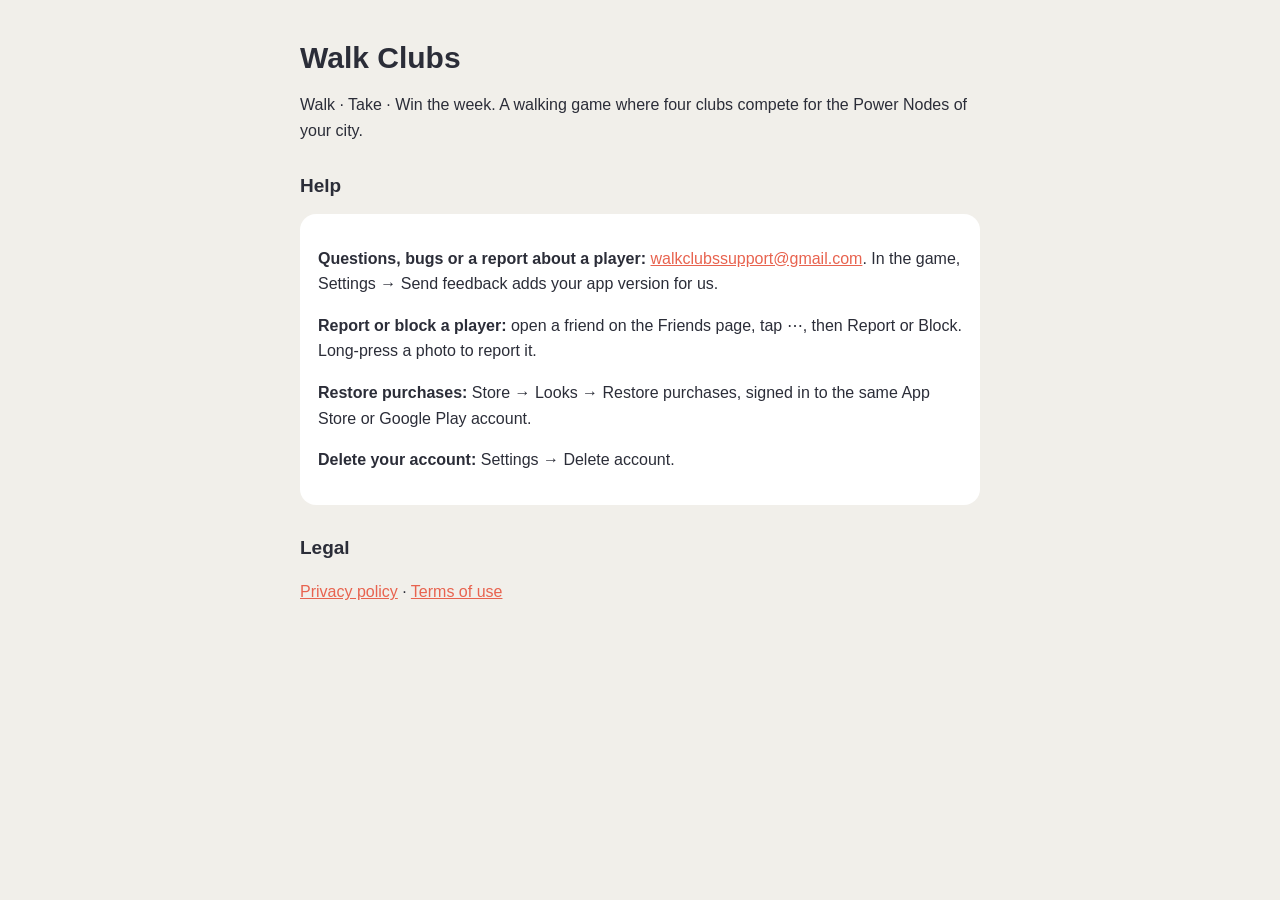
<file: index.html>
<!doctype html>
<html lang="en">
<head>
<meta charset="utf-8">
<meta name="viewport" content="width=device-width, initial-scale=1">
<title>Walk Clubs</title>
<link rel="stylesheet" href="style.css">
</head>
<body>
<main>
<h1>Walk Clubs</h1>
<p>Walk · Take · Win the week. A walking game where four clubs compete for
the Power Nodes of your city.</p>

<h2>Help</h2>
<div class="card">
<p><b>Questions, bugs or a report about a player:</b>
<a href="mailto:walkclubssupport@gmail.com">walkclubssupport@gmail.com</a>. In the game,
Settings → Send feedback adds your app version for us.</p>
<p><b>Report or block a player:</b> open a friend on the Friends page, tap ⋯, then
Report or Block. Long-press a photo to report it.</p>
<p><b>Restore purchases:</b> Store → Looks → Restore purchases, signed in to
the same App Store or Google Play account.</p>
<p><b>Delete your account:</b> Settings → Delete account.</p>
</div>

<h2>Legal</h2>
<p><a href="privacy.html">Privacy policy</a> · <a href="terms.html">Terms of use</a></p>
</main>
</body>
</html>
</file>
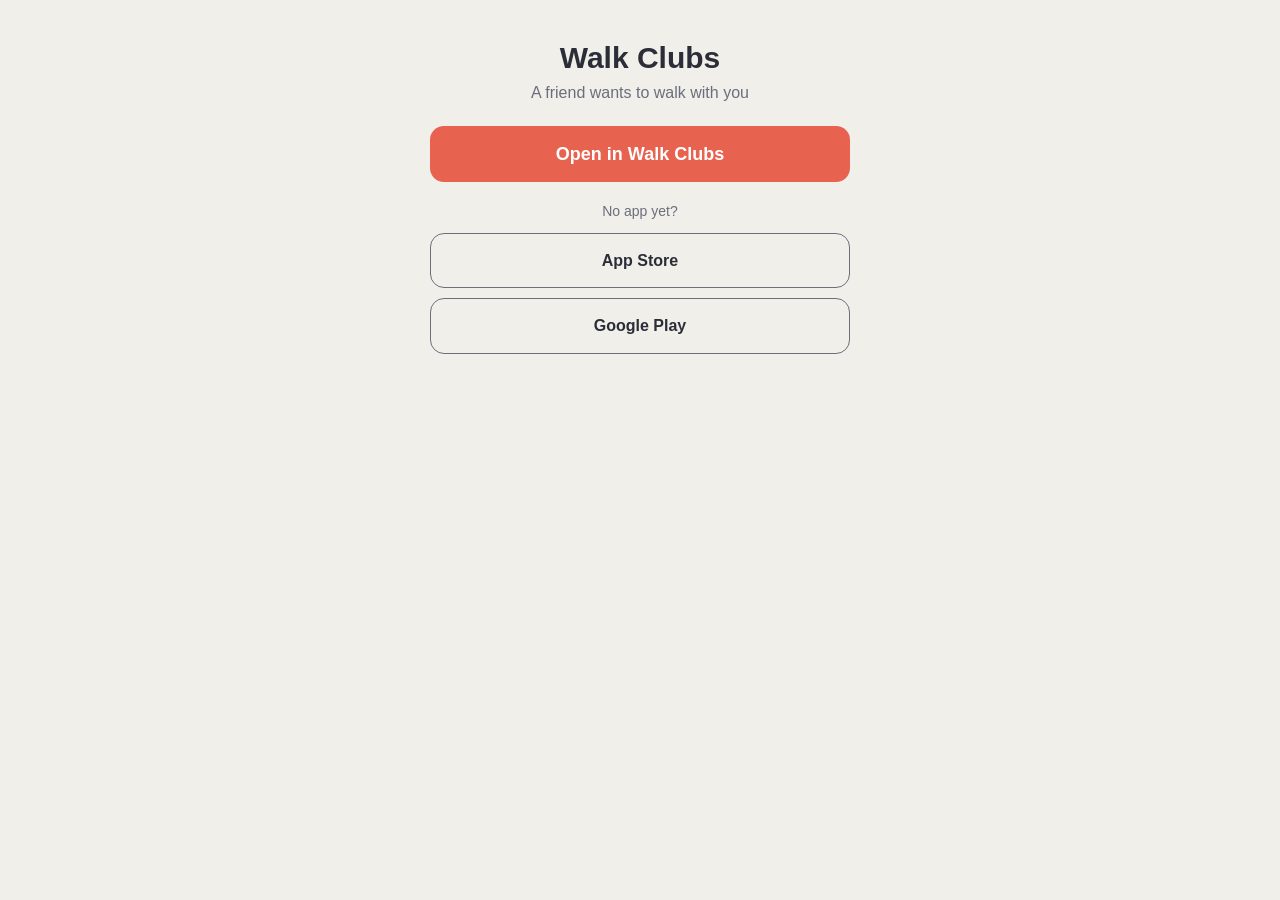
<file: add.html>
<!doctype html>
<html lang="en">
<head>
<meta charset="utf-8">
<meta name="viewport" content="width=device-width, initial-scale=1">
<meta name="robots" content="noindex">
<title>Walk with me · Walk Clubs</title>
<link rel="stylesheet" href="style.css">
<style>
main { text-align: center; max-width: 420px; }
.lead { color: var(--muted); margin: 0 0 20px; }
.btn { display: block; padding: 14px; border-radius: 14px; font-weight: 700; text-decoration: none; margin: 10px 0; }
.open { background: var(--accent); color: #fff; font-size: 18px; }
.store { border: 1.5px solid var(--muted); color: var(--text); }
.pin { display: flex; justify-content: center; gap: 6px; margin: 10px 0 6px; }
.pin span { width: 40px; height: 52px; border-radius: 10px; background: var(--card); font: 700 28px/52px -apple-system, BlinkMacSystemFont, "Segoe UI", Roboto, sans-serif; }
.small { color: var(--muted); font-size: 14px; margin: 18px 0 4px; }
[hidden] { display: none !important; }
</style>
</head>
<body>
<main>
<h1>Walk Clubs</h1>
<p class="lead">A friend wants to walk with you</p>

<a id="open" class="btn open" href="walkclubs://add">Open in Walk Clubs</a>

<p class="small">No app yet?</p>
<a id="ios" class="btn store" href="https://apps.apple.com/app/id6824873979">App Store</a>
<a id="android" class="btn store" href="https://play.google.com/store/apps/details?id=com.honeyhorny.walkclubs">Google Play</a>

<div id="pinBox" hidden>
  <p class="small">Then add this PIN</p>
  <div id="pin" class="pin"></div>
  <p class="small">Friends → PIN</p>
</div>
</main>
<script>
// The PIN rides after "#" (add.html#p=123456), so it never reaches the
// server. The app reads walkclubs://add?p=123456 (src/systems/friends.js).
(function () {
  var match = /[#&?]p=(\d{6})(?!\d)/.exec(location.hash || location.search);
  var pin = match ? match[1] : null;
  var ua = navigator.userAgent || '';
  var android = /Android/i.test(ua);
  var ios = /iPhone|iPad|iPod/i.test(ua) || (/Macintosh/.test(ua) && 'ontouchend' in document);
  var play = document.getElementById('android').href;
  var open = document.getElementById('open');
  var query = pin ? '?p=' + pin : '';
  // Android opens the game if it's there, or Google Play if not.
  open.href = android
    ? 'intent://add' + query + '#Intent;scheme=walkclubs;package=com.honeyhorny.walkclubs;S.browser_fallback_url=' +
      encodeURIComponent(play) + ';end'
    : 'walkclubs://add' + query;
  if (android) document.getElementById('ios').hidden = true;
  if (ios) document.getElementById('android').hidden = true;
  if (pin) {
    var box = document.getElementById('pin');
    pin.split('').forEach(function (d) {
      var s = document.createElement('span');
      s.textContent = d;
      box.appendChild(s);
    });
    document.getElementById('pinBox').hidden = false;
  }
})();
</script>
</body>
</html>
</file>
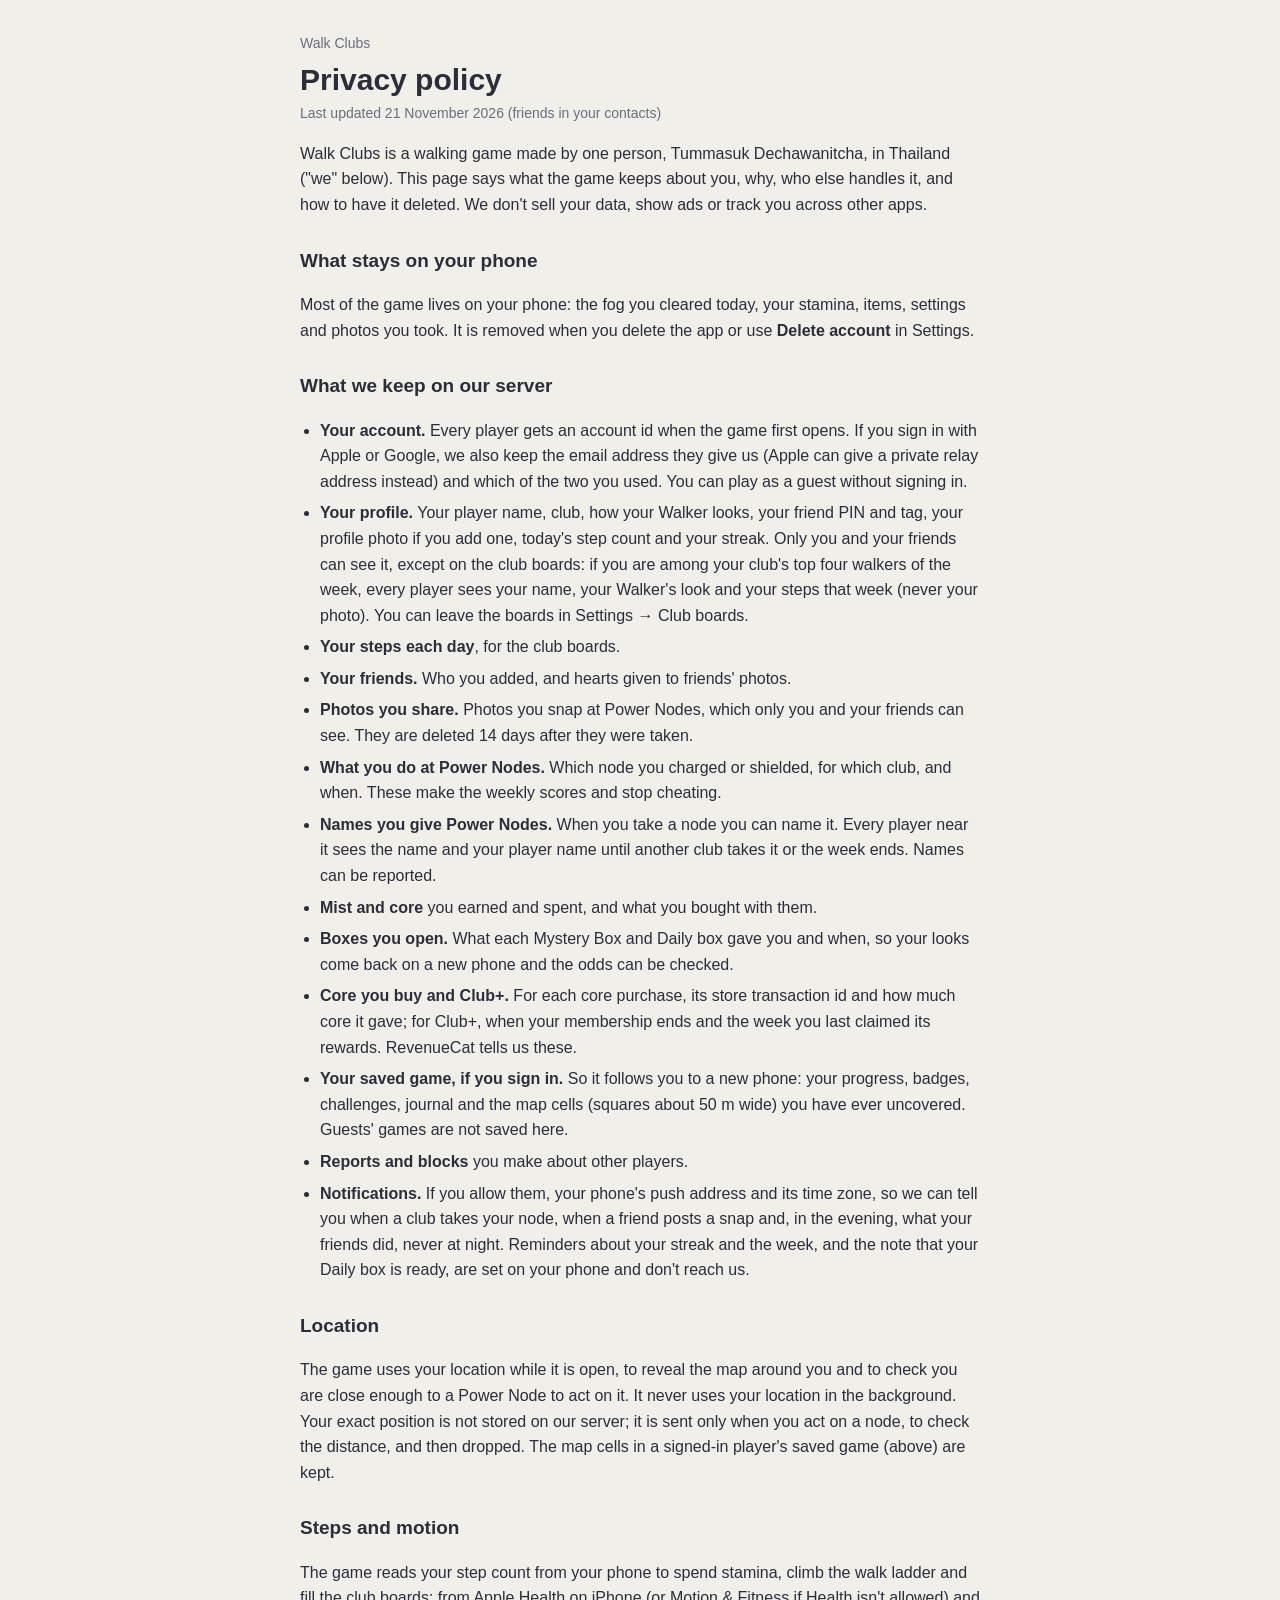
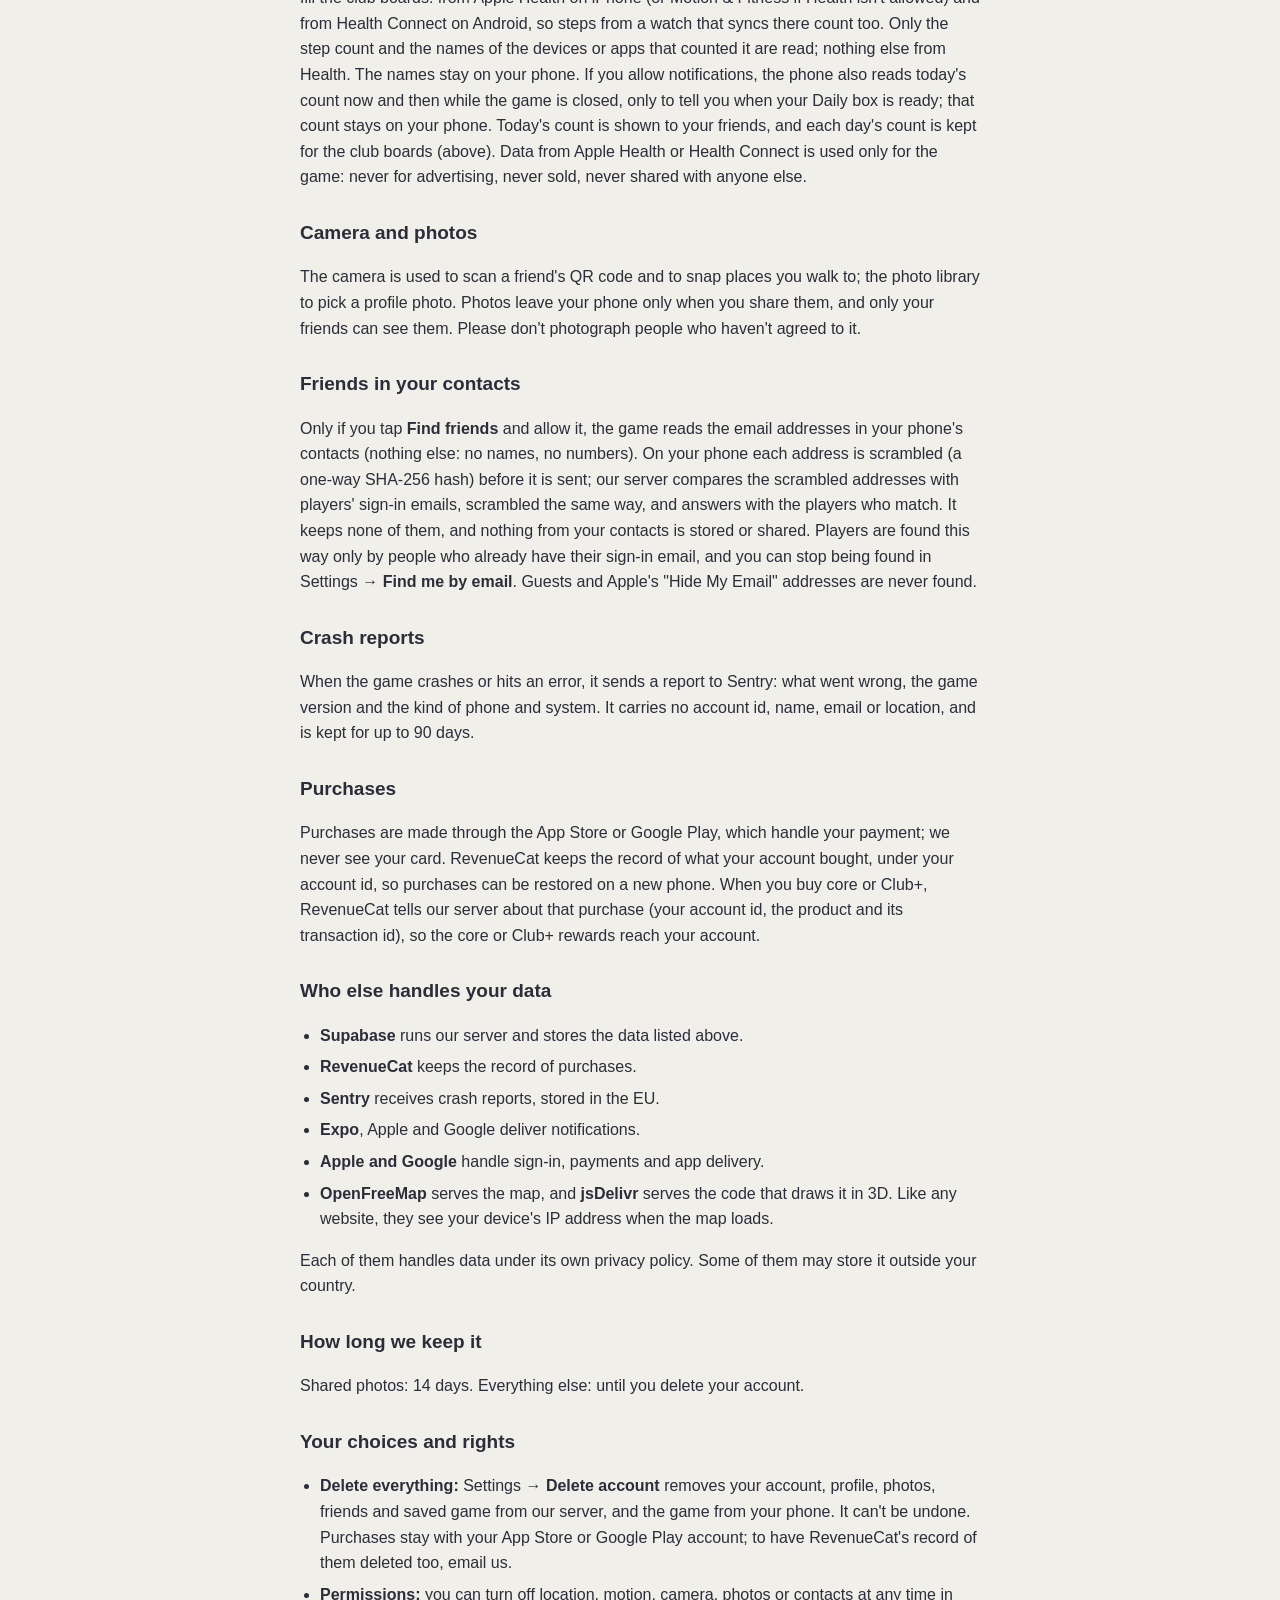
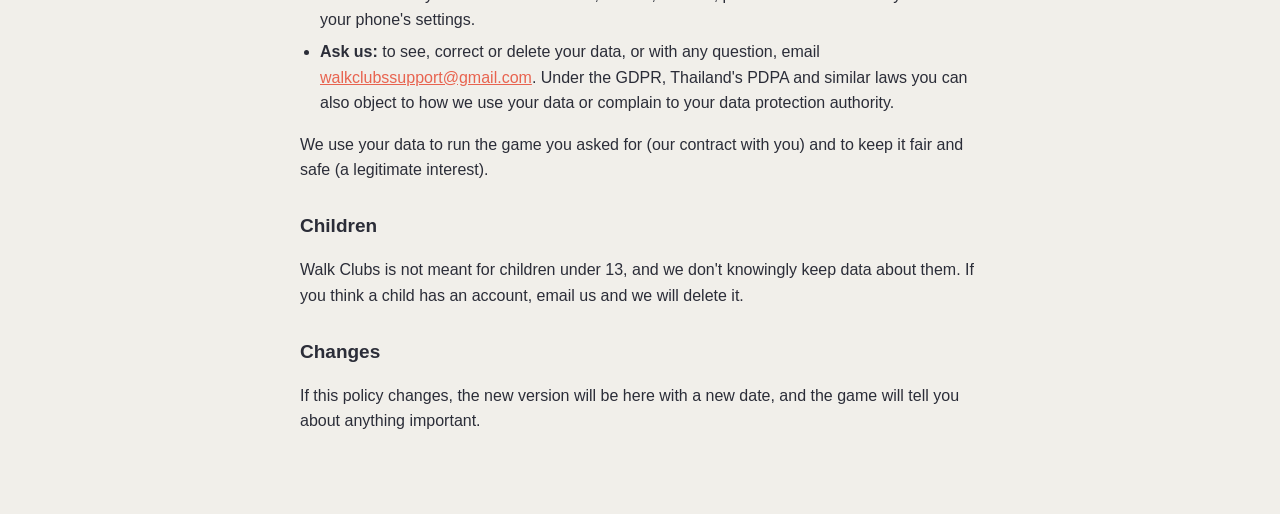
<file: privacy.html>
<!doctype html>
<html lang="en">
<head>
<meta charset="utf-8">
<meta name="viewport" content="width=device-width, initial-scale=1">
<title>Walk Clubs · Privacy</title>
<link rel="stylesheet" href="style.css">
</head>
<body>
<main>
<p class="crumb"><a href="index.html">Walk Clubs</a></p>
<h1>Privacy policy</h1>
<p class="date">Last updated 21 November 2026 (friends in your contacts)</p>

<p>Walk Clubs is a walking game made by one person, Tummasuk Dechawanitcha, in
Thailand ("we" below). This page says what the game keeps about you, why, who
else handles it, and how to have it deleted. We don't sell your data, show ads
or track you across other apps.</p>

<h2>What stays on your phone</h2>
<p>Most of the game lives on your phone: the fog you cleared today, your
stamina, items, settings and photos you took. It is removed when you delete the
app or use <b>Delete account</b> in Settings.</p>

<h2>What we keep on our server</h2>
<ul>
<li><b>Your account.</b> Every player gets an account id when the game first
opens. If you sign in with Apple or Google, we also keep the email address they
give us (Apple can give a private relay address instead) and which of the two
you used. You can play as a guest without signing in.</li>
<li><b>Your profile.</b> Your player name, club, how your Walker looks, your
friend PIN and tag, your profile photo if you add one, today's step count and
your streak. Only you and your friends can see it, except on the club
boards: if you are among your club's top four walkers of the week, every
player sees your name, your Walker's look and your steps that week (never
your photo). You can leave the boards in Settings → Club boards.</li>
<li><b>Your steps each day</b>, for the club boards.</li>
<li><b>Your friends.</b> Who you added, and hearts given to friends' photos.</li>
<li><b>Photos you share.</b> Photos you snap at Power Nodes, which only you and
your friends can see. They are deleted 14 days after they were taken.</li>
<li><b>What you do at Power Nodes.</b> Which node you charged or shielded, for
which club, and when. These make the weekly scores and stop cheating.</li>
<li><b>Names you give Power Nodes.</b> When you take a node you can name it.
Every player near it sees the name and your player name until another club
takes it or the week ends. Names can be reported.</li>
<li><b>Mist and core</b> you earned and spent, and what you bought with them.</li>
<li><b>Boxes you open.</b> What each Mystery Box and Daily box gave you and when,
so your looks come back on a new phone and the odds can be checked.</li>
<li><b>Core you buy and Club+.</b> For each core purchase, its store
transaction id and how much core it gave; for Club+, when your membership ends
and the week you last claimed its rewards. RevenueCat tells us these.</li>
<li><b>Your saved game, if you sign in.</b> So it follows you to a new phone:
your progress, badges, challenges, journal and the map cells (squares about
50 m wide) you have ever uncovered. Guests' games are not saved here.</li>
<li><b>Reports and blocks</b> you make about other players.</li>
<li><b>Notifications.</b> If you allow them, your phone's push address and
its time zone, so we can tell you when a club takes your node, when a friend
posts a snap and, in the evening, what your friends did, never at night. Reminders about your streak
and the week, and the note that your Daily box is ready, are set on your
phone and don't reach us.</li>
</ul>

<h2>Location</h2>
<p>The game uses your location while it is open, to reveal the map around you
and to check you are close enough to a Power Node to act on it. It never uses
your location in the background. Your exact position is not stored on our
server; it is sent only when you act on a node, to check the distance, and then
dropped. The map cells in a signed-in player's saved game (above) are kept.</p>

<h2>Steps and motion</h2>
<p>The game reads your step count from your phone to spend stamina, climb the
walk ladder and fill the club boards: from Apple Health on iPhone (or Motion
&amp; Fitness if Health isn't allowed) and from Health Connect on Android, so
steps from a watch that syncs there count too. Only the step count and the
names of the devices or apps that counted it are read; nothing else from
Health. The names stay on your phone. If you allow notifications, the phone
also reads today's count now and then while the game is closed, only to tell
you when your Daily box is ready; that count stays on your phone. Today's count is shown to your friends,
and each day's count is kept for the club boards (above). Data from Apple
Health or Health Connect is used only for the game: never for advertising,
never sold, never shared with anyone else.</p>

<h2>Camera and photos</h2>
<p>The camera is used to scan a friend's QR code and to snap places you walk
to; the photo library to pick a profile photo. Photos leave your phone only
when you share them, and only your friends can see them. Please don't
photograph people who haven't agreed to it.</p>

<h2>Friends in your contacts</h2>
<p>Only if you tap <b>Find friends</b> and allow it, the game reads the email
addresses in your phone's contacts (nothing else: no names, no numbers). On
your phone each address is scrambled (a one-way SHA-256 hash) before it is
sent; our server compares the scrambled addresses with players' sign-in
emails, scrambled the same way, and answers with the players who match. It
keeps none of them, and nothing from your contacts is stored or shared.
Players are found this way only by people who already have their sign-in
email, and you can stop being found in Settings → <b>Find me by email</b>.
Guests and Apple's "Hide My Email" addresses are never found.</p>

<h2>Crash reports</h2>
<p>When the game crashes or hits an error, it sends a report to Sentry: what
went wrong, the game version and the kind of phone and system. It carries no
account id, name, email or location, and is kept for up to 90 days.</p>

<h2>Purchases</h2>
<p>Purchases are made through the App Store or Google Play, which handle your
payment; we never see your card. RevenueCat keeps the record of what your
account bought, under your account id, so purchases can be restored on a new
phone. When you buy core or Club+, RevenueCat tells our server about that
purchase (your account id, the product and its transaction id), so the core
or Club+ rewards reach your account.</p>

<h2>Who else handles your data</h2>
<ul>
<li><b>Supabase</b> runs our server and stores the data listed above.</li>
<li><b>RevenueCat</b> keeps the record of purchases.</li>
<li><b>Sentry</b> receives crash reports, stored in the EU.</li>
<li><b>Expo</b>, Apple and Google deliver notifications.</li>
<li><b>Apple and Google</b> handle sign-in, payments and app delivery.</li>
<li><b>OpenFreeMap</b> serves the map, and <b>jsDelivr</b> serves the code that
draws it in 3D. Like any website, they see your device's IP address when the
map loads.</li>
</ul>
<p>Each of them handles data under its own privacy policy. Some of them may
store it outside your country.</p>

<h2>How long we keep it</h2>
<p>Shared photos: 14 days. Everything else: until you delete your account.</p>

<h2>Your choices and rights</h2>
<ul>
<li><b>Delete everything:</b> Settings → <b>Delete account</b> removes your
account, profile, photos, friends and saved game from our server, and the
game from your phone. It can't be undone. Purchases stay with your App Store
or Google Play account; to have RevenueCat's record of them deleted too,
email us.</li>
<li><b>Permissions:</b> you can turn off location, motion, camera, photos or contacts at
any time in your phone's settings.</li>
<li><b>Ask us:</b> to see, correct or delete your data, or with any question,
email <a href="mailto:walkclubssupport@gmail.com">walkclubssupport@gmail.com</a>. Under the
GDPR, Thailand's PDPA and similar laws you can also object to how we use your
data or complain to your data protection authority.</li>
</ul>
<p>We use your data to run the game you asked for (our contract with you) and
to keep it fair and safe (a legitimate interest).</p>

<h2>Children</h2>
<p>Walk Clubs is not meant for children under 13, and we don't knowingly keep
data about them. If you think a child has an account, email us and we will
delete it.</p>

<h2>Changes</h2>
<p>If this policy changes, the new version will be here with a new date, and
the game will tell you about anything important.</p>
</main>
</body>
</html>
</file>
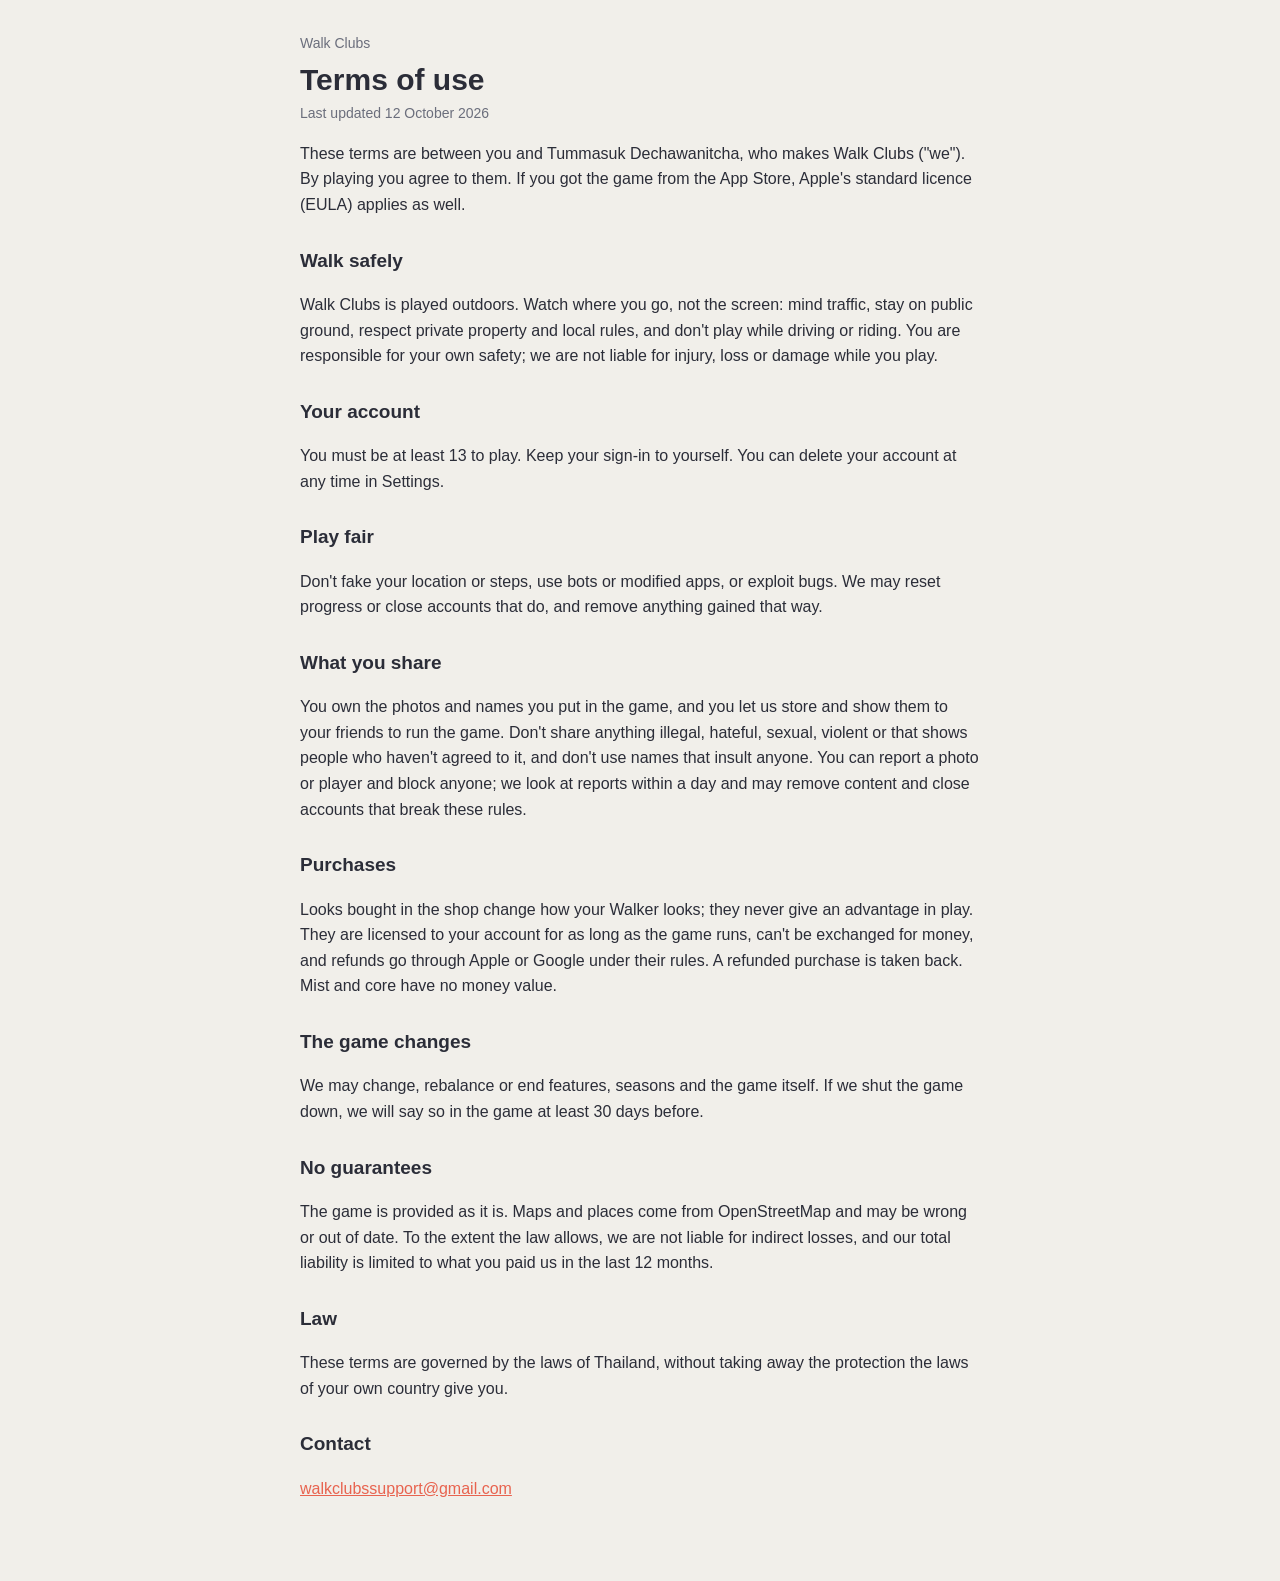
<file: terms.html>
<!doctype html>
<html lang="en">
<head>
<meta charset="utf-8">
<meta name="viewport" content="width=device-width, initial-scale=1">
<title>Walk Clubs · Terms</title>
<link rel="stylesheet" href="style.css">
</head>
<body>
<main>
<p class="crumb"><a href="index.html">Walk Clubs</a></p>
<h1>Terms of use</h1>
<p class="date">Last updated 12 October 2026</p>

<p>These terms are between you and Tummasuk Dechawanitcha, who makes Walk
Clubs ("we"). By playing you agree to them. If you got the game from the App
Store, Apple's standard licence (EULA) applies as well.</p>

<h2>Walk safely</h2>
<p>Walk Clubs is played outdoors. Watch where you go, not the screen: mind
traffic, stay on public ground, respect private property and local rules, and
don't play while driving or riding. You are responsible for your own safety;
we are not liable for injury, loss or damage while you play.</p>

<h2>Your account</h2>
<p>You must be at least 13 to play. Keep your sign-in to yourself. You can
delete your account at any time in Settings.</p>

<h2>Play fair</h2>
<p>Don't fake your location or steps, use bots or modified apps, or exploit
bugs. We may reset progress or close accounts that do, and remove anything
gained that way.</p>

<h2>What you share</h2>
<p>You own the photos and names you put in the game, and you let us store and
show them to your friends to run the game. Don't share anything illegal,
hateful, sexual, violent or that shows people who haven't agreed to it, and
don't use names that insult anyone. You can report a photo or player and block
anyone; we look at reports within a day and may remove content and close
accounts that break these rules.</p>

<h2>Purchases</h2>
<p>Looks bought in the shop change how your Walker looks; they never give an
advantage in play. They are licensed to your account for as long as the game
runs, can't be exchanged for money, and refunds go through Apple or Google
under their rules. A refunded purchase is taken back. Mist and core have no
money value.</p>

<h2>The game changes</h2>
<p>We may change, rebalance or end features, seasons and the game itself. If
we shut the game down, we will say so in the game at least 30 days before.</p>

<h2>No guarantees</h2>
<p>The game is provided as it is. Maps and places come from OpenStreetMap and
may be wrong or out of date. To the extent the law allows, we are not liable
for indirect losses, and our total liability is limited to what you paid us in
the last 12 months.</p>

<h2>Law</h2>
<p>These terms are governed by the laws of Thailand, without taking away the
protection the laws of your own country give you.</p>

<h2>Contact</h2>
<p><a href="mailto:walkclubssupport@gmail.com">walkclubssupport@gmail.com</a></p>
</main>
</body>
</html>
</file>
<file: style.css>
:root { --bg: #f1efea; --text: #2b2d38; --muted: #6b6e7c; --accent: #e8634f; --card: #ffffff; }
@media (prefers-color-scheme: dark) { :root { --bg: #1d1e24; --text: #ecebf0; --muted: #a3a4ae; --accent: #f08473; --card: #272830; } }
html { background: var(--bg); }
body { margin: 0; color: var(--text); font: 16px/1.6 -apple-system, BlinkMacSystemFont, "Segoe UI", Roboto, sans-serif; }
main { max-width: 680px; margin: 0 auto; padding: 32px 16px 64px; }
h1 { font-size: 30px; line-height: 1.2; margin: 8px 0 4px; }
h2 { font-size: 19px; margin: 28px 0 6px; }
a { color: var(--accent); }
ul { padding-left: 20px; }
li { margin: 6px 0; }
.date, .crumb { color: var(--muted); font-size: 14px; margin: 0; }
.crumb a { color: var(--muted); text-decoration: none; }
.card { background: var(--card); border-radius: 16px; padding: 16px 18px; margin: 12px 0; }
</file>
